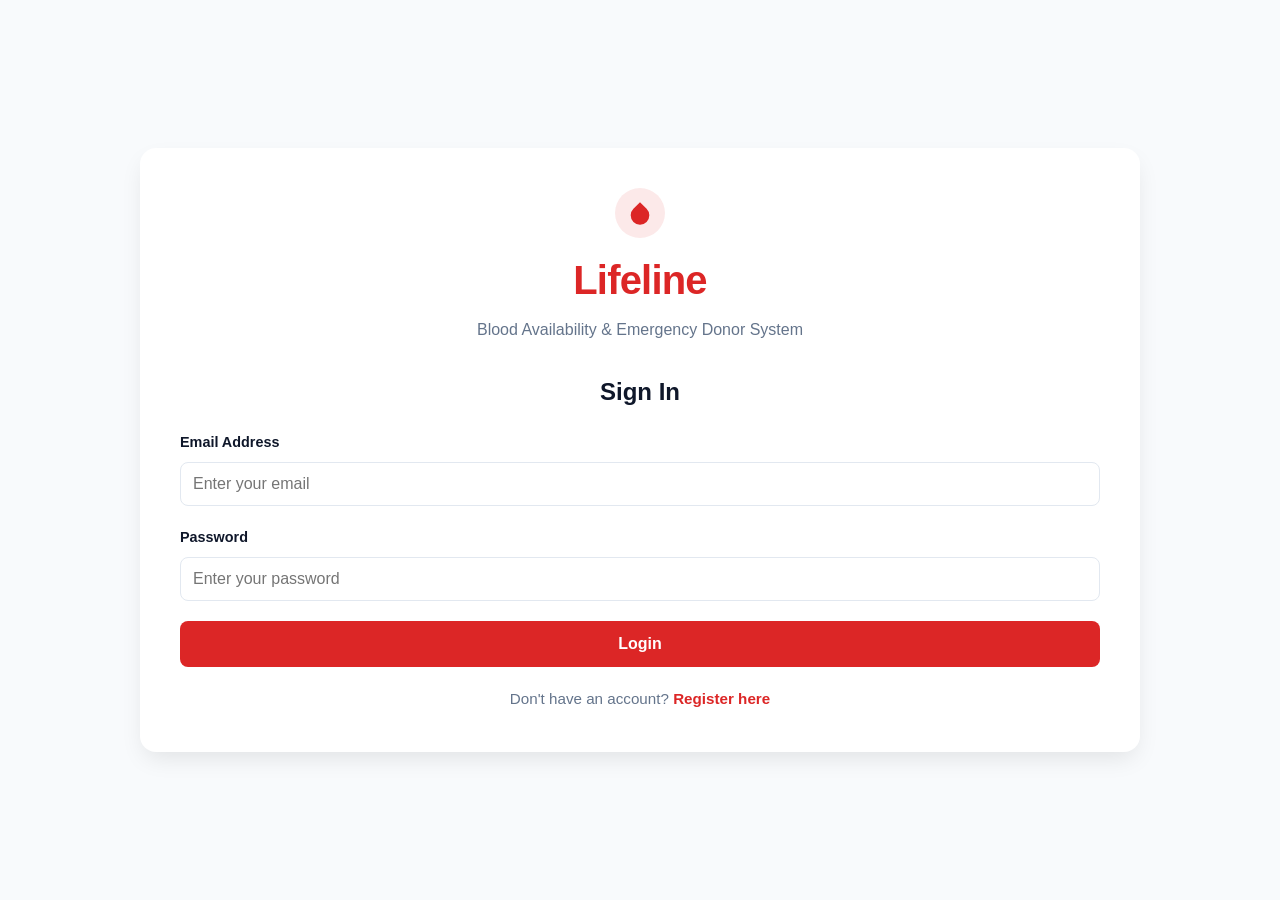
<file: index.html>
<!DOCTYPE html>
<html lang="en">
<head>
    <meta charset="UTF-8">
    <meta name="viewport" content="width=device-width, initial-scale=1.0, maximum-scale=1.0, user-scalable=no">
    <title>Lifeline - Blood Availability &amp; Donor Network</title>
    <style>
        :root {
            --primary: #dc2626;
            --primary-hover: #b91c1c;
            --primary-light: rgba(220, 38, 38, 0.1);
            --bg: #f8fafc;
            --surface: #ffffff;
            --text: #0f172a;
            --text-muted: #64748b;
            --border: #e2e8f0;
            --success: #16a34a;
            --success-light: rgba(22, 163, 74, 0.1);
            --warning: #f59e0b;
        }

        * {
            box-sizing: border-box;
            margin: 0;
            padding: 0;
            font-family: 'Segoe UI', Tahoma, Geneva, Verdana, sans-serif;
        }

        body {
            background-color: var(--bg);
            color: var(--text);
            line-height: 1.6;
            display: flex;
            justify-content: center;
            align-items: center;
            min-height: 100vh;
            padding: 20px;
        }

        .container {
            width: 100%;
            max-width: 1000px;
            background: var(--surface);
            padding: 40px;
            border-radius: 16px;
            box-shadow: 0 10px 25px -5px rgba(0, 0, 0, 0.1);
            position: relative;
        }

        @media (max-width: 640px) {
            body {
                padding: 12px;
            }
            .container {
                padding: 24px 18px;
                border-radius: 12px;
            }
        }

        .app-header {
            text-align: center;
            margin-bottom: 30px;
            position: relative;
        }

        .app-header-icon {
            display: inline-flex;
            align-items: center;
            justify-content: center;
            width: 50px;
            height: 50px;
            background: var(--primary-light);
            color: var(--primary);
            border-radius: 50%;
            margin-bottom: 10px;
        }

        .app-header-icon svg {
            width: 28px;
            height: 28px;
        }

        .app-header h1 {
            color: var(--primary);
            font-size: 2.5rem;
            margin-bottom: 5px;
            font-weight: 800;
            letter-spacing: -0.02em;
        }

        .app-header p {
            color: var(--text-muted);
            font-size: 1rem;
        }

        .page {
            display: none;
            animation: fadeIn 0.3s ease;
        }

        .page.active {
            display: block;
        }

        .form-group {
            margin-bottom: 20px;
        }

        .form-group label {
            display: block;
            margin-bottom: 8px;
            font-weight: 600;
            font-size: 0.9rem;
        }

        .form-group input, .form-group select {
            width: 100%;
            padding: 12px;
            border: 1px solid var(--border);
            border-radius: 8px;
            font-size: 1rem;
            background-color: #fff;
            color: var(--text);
            transition: all 0.3s ease;
        }

        .form-group input:focus, .form-group select:focus {
            outline: none;
            border-color: var(--primary);
            box-shadow: 0 0 0 3px rgba(220, 38, 38, 0.1);
        }

        .btn {
            width: 100%;
            padding: 14px;
            background: var(--primary);
            color: white;
            border: none;
            border-radius: 8px;
            font-size: 1rem;
            font-weight: 600;
            cursor: pointer;
            transition: background 0.2s, transform 0.1s;
        }

        .btn:hover {
            background: var(--primary-hover);
        }

        .btn:active {
            transform: scale(0.99);
        }

        .btn-secondary {
            background: transparent;
            color: var(--primary);
            border: 1px solid var(--primary);
            margin-top: 10px;
        }

        .btn-secondary:hover {
            background: rgba(220, 38, 38, 0.05);
        }

        .error-msg {
            color: var(--primary);
            background: rgba(220, 38, 38, 0.1);
            padding: 12px;
            border-radius: 8px;
            margin-bottom: 20px;
            font-size: 0.9rem;
            display: none;
            border-left: 4px solid var(--primary);
        }

        .success-msg {
            color: var(--success);
            background: rgba(22, 163, 74, 0.1);
            padding: 12px;
            border-radius: 8px;
            margin-bottom: 20px;
            font-size: 0.9rem;
            display: none;
            border-left: 4px solid var(--success);
        }

        /* Dashboard Layout */
        .dashboard-grid {
            display: grid;
            grid-template-columns: 1fr 2fr;
            gap: 25px;
        }

        @media (max-width: 820px) {
            .dashboard-grid {
                grid-template-columns: 1fr;
            }
        }

        .profile-card, .action-card {
            background: var(--surface);
            border: 1px solid var(--border);
            padding: 24px;
            border-radius: 12px;
            box-shadow: 0 2px 8px rgba(0, 0, 0, 0.02);
        }

        .profile-badge {
            display: inline-block;
            background: var(--primary);
            color: white;
            padding: 6px 14px;
            border-radius: 20px;
            font-weight: bold;
            font-size: 1.15rem;
            margin-top: 6px;
            margin-bottom: 14px;
            letter-spacing: 0.5px;
        }

        .toggle-container {
            display: flex;
            align-items: center;
            justify-content: space-between;
            margin-top: 15px;
            padding-top: 15px;
            border-top: 1px solid var(--border);
        }

        /* Modern Switch Styles */
        .switch {
            position: relative;
            display: inline-block;
            width: 48px;
            height: 26px;
        }

        .switch input {
            opacity: 0;
            width: 0;
            height: 0;
        }

        .slider {
            position: absolute;
            cursor: pointer;
            top: 0;
            left: 0;
            right: 0;
            bottom: 0;
            background-color: #cbd5e1;
            transition: .3s;
            border-radius: 34px;
        }

        .slider:before {
            position: absolute;
            content: "";
            height: 20px;
            width: 20px;
            left: 3px;
            bottom: 3px;
            background-color: white;
            transition: .3s;
            border-radius: 50%;
            box-shadow: 0 2px 4px rgba(0,0,0,0.2);
        }

        input:checked + .slider {
            background-color: var(--success);
        }

        input:checked + .slider:before {
            transform: translateX(22px);
        }

        .availability-status {
            font-size: 0.82rem;
            font-weight: 600;
            margin-top: 6px;
            display: block;
        }

        .availability-status.active {
            color: var(--success);
        }

        .availability-status.inactive {
            color: var(--text-muted);
        }

        /* Search Results Styles */
        .search-box {
            display: flex;
            gap: 10px;
            margin-bottom: 16px;
            flex-wrap: wrap;
        }

        .search-box select {
            flex: 2;
            min-width: 160px;
            padding: 11px;
            border: 1px solid var(--border);
            border-radius: 8px;
            font-size: 0.95rem;
            outline: none;
        }

        .search-box select:focus {
            border-color: var(--primary);
        }

        .search-box button {
            flex: 1;
            min-width: 120px;
            padding: 11px;
        }

        .filter-row {
            display: flex;
            align-items: center;
            justify-content: space-between;
            margin-bottom: 16px;
            font-size: 0.85rem;
            color: var(--text-muted);
        }

        .results-list {
            margin-top: 15px;
            max-height: 380px;
            overflow-y: auto;
            padding-right: 4px;
        }

        .result-item {
            padding: 16px;
            border: 1px solid var(--border);
            border-radius: 8px;
            margin-bottom: 12px;
            background: var(--bg);
            display: flex;
            justify-content: space-between;
            align-items: center;
            gap: 12px;
            transition: transform 0.15s, box-shadow 0.15s;
        }

        .result-item:hover {
            transform: translateY(-2px);
            box-shadow: 0 4px 12px rgba(0, 0, 0, 0.05);
            background: #ffffff;
        }

        .donor-info h4 {
            color: var(--text);
            font-size: 1rem;
            margin-bottom: 4px;
            display: flex;
            align-items: center;
            gap: 8px;
        }

        .donor-blood-tag {
            background: var(--primary);
            color: white;
            padding: 2px 8px;
            border-radius: 12px;
            font-size: 0.8rem;
            font-weight: bold;
        }

        .donor-meta {
            font-size: 0.82rem;
            color: var(--text-muted);
            margin-bottom: 4px;
        }

        .status-pill {
            display: inline-flex;
            align-items: center;
            gap: 5px;
            padding: 2px 8px;
            border-radius: 12px;
            font-size: 0.75rem;
            font-weight: 600;
        }

        .status-pill.available {
            background: var(--success-light);
            color: var(--success);
        }

        .status-pill.unavailable {
            background: #e2e8f0;
            color: #64748b;
        }

        .status-pill-dot {
            width: 6px;
            height: 6px;
            border-radius: 50%;
            background: currentColor;
        }

        .contact-btn {
            padding: 8px 14px;
            background: var(--primary);
            color: white;
            border: none;
            border-radius: 6px;
            font-size: 0.85rem;
            font-weight: 600;
            cursor: pointer;
            text-decoration: none;
            display: inline-flex;
            align-items: center;
            gap: 6px;
            white-space: nowrap;
        }

        .contact-btn:hover {
            background: var(--primary-hover);
        }

        .empty-results {
            text-align: center;
            padding: 30px 20px;
            color: var(--text-muted);
            border: 1px dashed var(--border);
            border-radius: 8px;
            background: var(--bg);
        }

        .compat-box {
            margin-top: 18px;
            padding: 14px;
            background: rgba(220, 38, 38, 0.04);
            border: 1px solid rgba(220, 38, 38, 0.15);
            border-radius: 8px;
            font-size: 0.82rem;
        }

        .compat-box strong {
            color: var(--primary);
        }

        .nav-text {
            text-align: center;
            margin-top: 20px;
            font-size: 0.95rem;
            color: var(--text-muted);
        }

        .nav-text a {
            color: var(--primary);
            text-decoration: none;
            font-weight: 600;
        }

        .nav-text a:hover {
            text-decoration: underline;
        }

        .stats-banner {
            display: grid;
            grid-template-columns: 1fr 1fr;
            gap: 10px;
            margin-bottom: 16px;
        }

        .stat-card {
            background: var(--bg);
            padding: 12px;
            border-radius: 8px;
            text-align: center;
            border: 1px solid var(--border);
        }

        .stat-card .num {
            font-size: 1.3rem;
            font-weight: 800;
            color: var(--primary);
        }

        .stat-card .lbl {
            font-size: 0.75rem;
            color: var(--text-muted);
        }

        .reset-link {
            font-size: 0.78rem;
            color: var(--text-muted);
            text-decoration: underline;
            cursor: pointer;
            background: none;
            border: none;
            display: block;
            margin: 14px auto 0;
            text-align: center;
        }

        .reset-link:hover {
            color: var(--primary);
        }

        @keyframes fadeIn {
            from { opacity: 0; transform: translateY(6px); }
            to { opacity: 1; transform: translateY(0); }
        }
    </style>
</head>
<body>

    <div class="container">
        <div class="app-header">
            <div class="app-header-icon">
                <svg viewBox="0 0 24 24" fill="currentColor">
                    <path d="M12 2.69l5.66 5.66a8 8 0 1 1-11.31 0z"/>
                </svg>
            </div>
            <h1>Lifeline</h1>
            <p>Blood Availability &amp; Emergency Donor System</p>
        </div>

        <!-- ========================================== -->
        <!-- 1. LOGIN PAGE -->
        <!-- ========================================== -->
        <div id="loginPage" class="page active">
            <h2 style="margin-bottom: 20px; text-align: center;">Sign In</h2>
            <div id="loginError" class="error-msg"></div>
            <div id="loginSuccess" class="success-msg"></div>
            <form id="loginForm" onsubmit="handleLogin(event)">
                <div class="form-group">
                    <label for="loginEmail">Email Address</label>
                    <input type="email" id="loginEmail" required placeholder="Enter your email" autocomplete="email">
                </div>
                <div class="form-group">
                    <label for="loginPassword">Password</label>
                    <input type="password" id="loginPassword" required placeholder="Enter your password" autocomplete="current-password">
                </div>
                <button type="submit" class="btn">Login</button>
            </form>
            <p class="nav-text">Don't have an account? <a href="#" onclick="showPage('registerPage'); return false;">Register here</a></p>
        </div>

        <!-- ========================================== -->
        <!-- 2. REGISTER PAGE -->
        <!-- ========================================== -->
        <div id="registerPage" class="page">
            <h2 style="margin-bottom: 20px; text-align: center;">Create Account</h2>
            <div id="registerError" class="error-msg"></div>
            <form id="registerForm" onsubmit="handleRegister(event)">
                <div class="form-group">
                    <label for="regName">Full Name</label>
                    <input type="text" id="regName" required placeholder="John Doe" autocomplete="name">
                </div>
                <div class="form-group">
                    <label for="regEmail">Email Address</label>
                    <input type="email" id="regEmail" required placeholder="john@example.com" autocomplete="email">
                </div>
                <div class="form-group">
                    <label for="regMobile">Mobile Number</label>
                    <input type="tel" id="regMobile" required placeholder="Enter 10-digit number" pattern="[0-9]{10}" maxlength="10" autocomplete="tel">
                </div>
                <div class="form-group">
                    <label for="regBlood">Blood Group</label>
                    <select id="regBlood" required>
                        <option value="">Select Blood Group</option>
                        <option value="A+">A+</option>
                        <option value="A-">A-</option>
                        <option value="B+">B+</option>
                        <option value="B-">B-</option>
                        <option value="O+">O+</option>
                        <option value="O-">O-</option>
                        <option value="AB+">AB+</option>
                        <option value="AB-">AB-</option>
                    </select>
                </div>
                <div class="form-group">
                    <label for="regPassword">Password</label>
                    <input type="password" id="regPassword" required placeholder="Create strong password (min 6 characters)" minlength="6" autocomplete="new-password">
                </div>
                <button type="submit" class="btn">Register</button>
            </form>
            <p class="nav-text">Already registered? <a href="#" onclick="showPage('loginPage'); return false;">Login here</a></p>
        </div>

        <!-- ========================================== -->
        <!-- 3. SECURE DASHBOARD -->
        <!-- ========================================== -->
        <div id="dashboardPage" class="page">
            <div id="dashboardSuccess" class="success-msg"></div>

            <div class="dashboard-grid">
                <!-- Profile Panel -->
                <div class="profile-card">
                    <h3>My Profile</h3>
                    <hr style="margin: 15px 0; border: 0; border-top: 1px solid var(--border);">
                    
                    <p style="font-size: 0.85rem; color: var(--text-muted);">FULL NAME</p>
                    <p id="dashName" style="font-weight: 600; margin-bottom: 12px;">--</p>
                    
                    <p style="font-size: 0.85rem; color: var(--text-muted);">EMAIL</p>
                    <p id="dashEmail" style="font-weight: 600; margin-bottom: 12px;">--</p>
                    
                    <p style="font-size: 0.85rem; color: var(--text-muted);">MOBILE</p>
                    <p id="dashMobile" style="font-weight: 600; margin-bottom: 12px;">--</p>
                    
                    <p style="font-size: 0.85rem; color: var(--text-muted);">BLOOD GROUP</p>
                    <div id="dashBlood" class="profile-badge">--</div>

                    <!-- Emergency Availability Toggle -->
                    <div class="toggle-container">
                        <div>
                            <span style="font-weight: 600; font-size: 0.9rem;">Available for Emergency?</span>
                            <span id="availabilityText" class="availability-status active">Ready to donate</span>
                        </div>
                        <label class="switch" title="Toggle your emergency donor availability">
                            <input type="checkbox" id="emergencyToggle" onchange="toggleEmergencyAvailability(event)">
                            <span class="slider"></span>
                        </label>
                    </div>

                    <!-- Blood Compatibility Quick Card -->
                    <div class="compat-box">
                        <p><strong>Compatibility Info:</strong></p>
                        <p id="dashCompatInfo" style="margin-top: 4px;">Universal Donor</p>
                    </div>

                    <button class="btn btn-secondary" onclick="handleLogout()" style="margin-top: 20px;">Logout</button>
                </div>

                <!-- Action Panel: Blood Availability & Donors Search -->
                <div class="action-card">
                    <h3>Blood Availability &amp; Donor Network</h3>
                    <hr style="margin: 15px 0; border: 0; border-top: 1px solid var(--border);">

                    <div class="stats-banner">
                        <div class="stat-card">
                            <div class="num" id="statTotalDonors">0</div>
                            <div class="lbl">Registered Donors</div>
                        </div>
                        <div class="stat-card">
                            <div class="num" style="color: var(--success);" id="statActiveDonors">0</div>
                            <div class="lbl">Emergency Ready</div>
                        </div>
                    </div>

                    <!-- Search Controls -->
                    <div class="search-box">
                        <select id="searchBloodGroup" onchange="searchDonors()">
                            <option value="ALL">All Blood Groups</option>
                            <option value="A+">A+</option>
                            <option value="A-">A-</option>
                            <option value="B+">B+</option>
                            <option value="B-">B-</option>
                            <option value="O+">O+</option>
                            <option value="O-">O-</option>
                            <option value="AB+">AB+</option>
                            <option value="AB-">AB-</option>
                        </select>
                        <button type="button" class="btn" style="width: auto; padding: 11px 18px;" onclick="searchDonors()">Search</button>
                    </div>

                    <div class="filter-row">
                        <label style="display: flex; align-items: center; gap: 6px; cursor: pointer;">
                            <input type="checkbox" id="filterOnlyAvailable" onchange="searchDonors()">
                            <span>Show emergency available only</span>
                        </label>
                        <span id="resultsCount">0 donors found</span>
                    </div>

                    <!-- Results List -->
                    <div id="resultsList" class="results-list">
                        <!-- Populated dynamically via JS -->
                    </div>

                    <button type="button" class="reset-link" onclick="clearAllData()">Reset all local data (Start Fresh)</button>
                </div>
            </div>
        </div>

    </div>

    <!-- Application Logic (Vanilla JS) -->
    <script>
        // Storage Keys
        const STORAGE_USERS = 'lifeline_registered_users';
        const STORAGE_SESSION = 'lifeline_active_session';

        // Compatibility Map
        const BLOOD_COMPAT = {
            'O-': {
                canDonateTo: 'All Blood Types (Universal Red Cell Donor)',
                canReceiveFrom: 'O- only'
            },
            'O+': {
                canDonateTo: 'O+, A+, B+, AB+',
                canReceiveFrom: 'O+, O-'
            },
            'A+': {
                canDonateTo: 'A+, AB+',
                canReceiveFrom: 'A+, A-, O+, O-'
            },
            'A-': {
                canDonateTo: 'A+, A-, AB+, AB-',
                canReceiveFrom: 'A-, O-'
            },
            'B+': {
                canDonateTo: 'B+, AB+',
                canReceiveFrom: 'B+, B-, O+, O-'
            },
            'B-': {
                canDonateTo: 'B+, B-, AB+, AB-',
                canReceiveFrom: 'B-, O-'
            },
            'AB+': {
                canDonateTo: 'AB+ only',
                canReceiveFrom: 'All Types (Universal Recipient)'
            },
            'AB-': {
                canDonateTo: 'AB+, AB-',
                canReceiveFrom: 'AB-, A-, B-, O-'
            }
        };

        // Navigation
        function showPage(pageId) {
            document.querySelectorAll('.page').forEach(page => {
                page.classList.remove('active');
            });
            const target = document.getElementById(pageId);
            if (target) {
                target.classList.add('active');
            }
            clearAlerts();
        }

        function clearAlerts() {
            document.querySelectorAll('.error-msg, .success-msg').forEach(el => {
                el.style.display = 'none';
                el.textContent = '';
            });
        }

        // Local Storage Helpers
        function getUsers() {
            try {
                const data = localStorage.getItem(STORAGE_USERS);
                return data ? JSON.parse(data) : [];
            } catch (e) {
                console.error(e);
                return [];
            }
        }

        function saveUsers(users) {
            localStorage.setItem(STORAGE_USERS, JSON.stringify(users));
        }

        function getSession() {
            try {
                const data = localStorage.getItem(STORAGE_SESSION);
                return data ? JSON.parse(data) : null;
            } catch (e) {
                return null;
            }
        }

        function setSession(user) {
            localStorage.setItem(STORAGE_SESSION, JSON.stringify(user));
        }

        function clearSession() {
            localStorage.removeItem(STORAGE_SESSION);
        }

        // Registration Handler
        function handleRegister(event) {
            event.preventDefault();
            clearAlerts();

            const name = document.getElementById('regName').value.trim();
            const email = document.getElementById('regEmail').value.trim().toLowerCase();
            const mobile = document.getElementById('regMobile').value.trim();
            const blood = document.getElementById('regBlood').value;
            const password = document.getElementById('regPassword').value;

            const errorEl = document.getElementById('registerError');

            // Validations
            if (!name || !email || !mobile || !blood || !password) {
                errorEl.textContent = 'Please fill out all fields.';
                errorEl.style.display = 'block';
                return;
            }

            if (!/^[0-9]{10}$/.test(mobile)) {
                errorEl.textContent = 'Please enter a valid 10-digit mobile number.';
                errorEl.style.display = 'block';
                return;
            }

            if (password.length < 6) {
                errorEl.textContent = 'Password must be at least 6 characters.';
                errorEl.style.display = 'block';
                return;
            }

            const users = getUsers();
            const existing = users.find(u => u.email === email);
            if (existing) {
                errorEl.textContent = 'An account with this email already exists. Please login.';
                errorEl.style.display = 'block';
                return;
            }

            // Create user (starts available for emergency by default)
            const newUser = {
                id: 'LFL-' + Date.now().toString().slice(-6),
                name: name,
                email: email,
                mobile: mobile,
                blood: blood,
                password: password,
                isAvailableForEmergency: true,
                createdAt: new Date().toLocaleDateString()
            };

            users.push(newUser);
            saveUsers(users);

            // Reset form
            document.getElementById('registerForm').reset();

            // Transition to login with success message
            showPage('loginPage');
            const loginSuccess = document.getElementById('loginSuccess');
            loginSuccess.textContent = `Account created successfully for ${name}! Please sign in.`;
            loginSuccess.style.display = 'block';
            document.getElementById('loginEmail').value = email;
            document.getElementById('loginPassword').focus();
        }

        // Login Handler
        function handleLogin(event) {
            event.preventDefault();
            clearAlerts();

            const email = document.getElementById('loginEmail').value.trim().toLowerCase();
            const password = document.getElementById('loginPassword').value;
            const errorEl = document.getElementById('loginError');

            const users = getUsers();
            if (users.length === 0) {
                errorEl.textContent = 'No registered users found. Please create an account first.';
                errorEl.style.display = 'block';
                return;
            }

            const user = users.find(u => u.email === email);
            if (!user) {
                errorEl.textContent = 'No account found with this email.';
                errorEl.style.display = 'block';
                return;
            }

            if (user.password !== password) {
                errorEl.textContent = 'Invalid password. Please try again.';
                errorEl.style.display = 'block';
                return;
            }

            // Successful Login
            setSession(user);
            document.getElementById('loginForm').reset();
            loadDashboard(user);
        }

        // Load Dashboard
        function loadDashboard(user) {
            document.getElementById('dashName').textContent = user.name;
            document.getElementById('dashEmail').textContent = user.email;
            document.getElementById('dashMobile').textContent = user.mobile;
            document.getElementById('dashBlood').textContent = user.blood;

            // Toggle state
            const toggle = document.getElementById('emergencyToggle');
            const statusText = document.getElementById('availabilityText');
            toggle.checked = !!user.isAvailableForEmergency;
            updateAvailabilityLabel(toggle.checked);

            // Compatibility Info
            const compat = BLOOD_COMPAT[user.blood] || { canDonateTo: 'Compatible groups', canReceiveFrom: 'Compatible groups' };
            document.getElementById('dashCompatInfo').innerHTML = 
                `Can donate to: <strong>${compat.canDonateTo}</strong><br>Can receive from: <strong>${compat.canReceiveFrom}</strong>`;

            // Success message
            const successEl = document.getElementById('dashboardSuccess');
            successEl.textContent = `Welcome back, ${user.name}! Your emergency network dashboard is active.`;
            successEl.style.display = 'block';
            setTimeout(() => { successEl.style.display = 'none'; }, 4000);

            showPage('dashboardPage');
            searchDonors();
        }

        // Update Availability UI label
        function updateAvailabilityLabel(isAvailable) {
            const statusText = document.getElementById('availabilityText');
            if (isAvailable) {
                statusText.textContent = 'Active & Ready for Emergency';
                statusText.className = 'availability-status active';
            } else {
                statusText.textContent = 'Currently Unavailable';
                statusText.className = 'availability-status inactive';
            }
        }

        // Toggle Emergency Availability
        function toggleEmergencyAvailability(event) {
            const isAvailable = event.target.checked;
            updateAvailabilityLabel(isAvailable);

            const session = getSession();
            if (!session) return;

            session.isAvailableForEmergency = isAvailable;
            setSession(session);

            // Update in users database
            const users = getUsers();
            const idx = users.findIndex(u => u.email === session.email);
            if (idx !== -1) {
                users[idx].isAvailableForEmergency = isAvailable;
                saveUsers(users);
            }

            searchDonors();
        }

        // Search Donors & Populate Action Card
        function searchDonors() {
            const users = getUsers();
            const session = getSession();
            const filterBlood = document.getElementById('searchBloodGroup').value;
            const filterOnlyAvailable = document.getElementById('filterOnlyAvailable').checked;

            // Update stats
            const total = users.length;
            const active = users.filter(u => u.isAvailableForEmergency).length;
            document.getElementById('statTotalDonors').textContent = total;
            document.getElementById('statActiveDonors').textContent = active;

            // Filter
            let matched = users;

            if (filterBlood !== 'ALL') {
                matched = matched.filter(u => u.blood === filterBlood);
            }

            if (filterOnlyAvailable) {
                matched = matched.filter(u => u.isAvailableForEmergency);
            }

            const countEl = document.getElementById('resultsCount');
            countEl.textContent = `${matched.length} donor${matched.length === 1 ? '' : 's'} found`;

            const resultsContainer = document.getElementById('resultsList');

            if (matched.length === 0) {
                resultsContainer.innerHTML = `
                    <div class="empty-results">
                        <p style="font-weight: 600; margin-bottom: 4px;">No donors found for this criteria.</p>
                        <p style="font-size: 0.85rem;">Try selecting "All Blood Groups" or encourage nearby contacts to register.</p>
                    </div>
                `;
                return;
            }

            resultsContainer.innerHTML = matched.map(donor => {
                const isMe = session && donor.email === session.email;
                const statusBadge = donor.isAvailableForEmergency 
                    ? `<span class="status-pill available"><span class="status-pill-dot"></span>Emergency Ready</span>`
                    : `<span class="status-pill unavailable"><span class="status-pill-dot"></span>Unavailable</span>`;

                return `
                    <div class="result-item">
                        <div class="donor-info">
                            <h4>
                                ${escapeHtml(donor.name)}
                                <span class="donor-blood-tag">${escapeHtml(donor.blood)}</span>
                                ${isMe ? '<span style="font-size:0.75rem; color: var(--primary); font-weight:normal;">(You)</span>' : ''}
                            </h4>
                            <div class="donor-meta">Mobile: <strong>${escapeHtml(donor.mobile)}</strong> &bull; Member since ${escapeHtml(donor.createdAt || 'Recent')}</div>
                            <div>${statusBadge}</div>
                        </div>
                        <div>
                            <a href="tel:${escapeHtml(donor.mobile)}" class="contact-btn" title="Call Donor directly">
                                <svg style="width:14px;height:14px;" viewBox="0 0 24 24" fill="none" stroke="currentColor" stroke-width="2">
                                    <path d="M22 16.92v3a2 2 0 0 1-2.18 2 19.79 19.79 0 0 1-8.63-3.07 19.5 19.5 0 0 1-6-6 19.79 19.79 0 0 1-3.07-8.67A2 2 0 0 1 4.11 2h3a2 2 0 0 1 2 1.72 12.84 12.84 0 0 0 .7 2.81 2 2 0 0 1-.45 2.11L8.09 9.91a16 16 0 0 0 6 6l1.27-1.27a2 2 0 0 1 2.11-.45 12.84 12.84 0 0 0 2.81.7A2 2 0 0 1 22 16.92z"/>
                                </svg>
                                Call
                            </a>
                        </div>
                    </div>
                `;
            }).join('');
        }

        function escapeHtml(str) {
            if (!str) return '';
            return str
                .replace(/&/g, '&amp;')
                .replace(/</g, '&lt;')
                .replace(/>/g, '&gt;')
                .replace(/"/g, '&quot;')
                .replace(/'/g, '&#039;');
        }

        // Logout
        function handleLogout() {
            clearSession();
            showPage('loginPage');
            const loginSuccess = document.getElementById('loginSuccess');
            loginSuccess.textContent = 'Logged out successfully.';
            loginSuccess.style.display = 'block';
            setTimeout(() => { loginSuccess.style.display = 'none'; }, 3000);
        }

        // Clear All Data
        function clearAllData() {
            if (confirm('Clear all registered donors and session data? This returns the application to a completely empty state.')) {
                localStorage.removeItem(STORAGE_USERS);
                clearSession();
                showPage('loginPage');
                const loginSuccess = document.getElementById('loginSuccess');
                loginSuccess.textContent = 'All storage records have been cleared.';
                loginSuccess.style.display = 'block';
            }
        }

        // Initialize on Load
        document.addEventListener('DOMContentLoaded', () => {
            const session = getSession();
            if (session) {
                const users = getUsers();
                const validUser = users.find(u => u.email === session.email);
                if (validUser) {
                    loadDashboard(validUser);
                    return;
                } else {
                    clearSession();
                }
            }
            showPage('loginPage');
        });
    </script>
</body>
</html>
</file>
